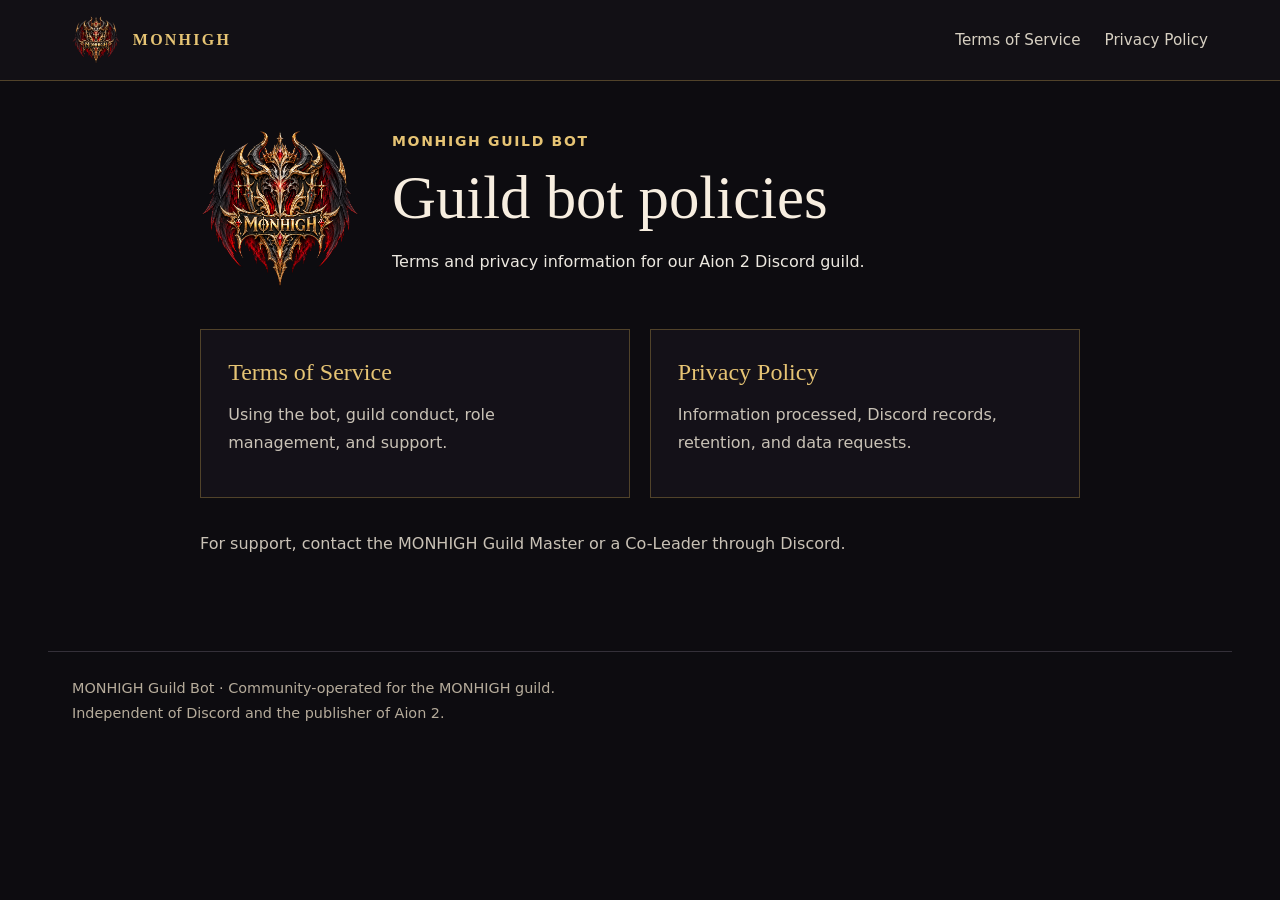
<file: index.html>
<!doctype html>
<html lang="en"><head><meta charset="utf-8"><meta name="viewport" content="width=device-width, initial-scale=1"><meta name="description" content="Guild bot policies for the MONHIGH Guild Bot in the MONHIGH Aion 2 Discord community."><title>Guild bot policies | MONHIGH Guild Bot</title><link rel="icon" type="image/png" href="monhigh-emblem.png"><link rel="stylesheet" href="styles.css"></head><body><a class="skip" href="#main">Skip to content</a><header class="top"><div class="bar"><a class="brand" href="index.html"><img src="monhigh-emblem.png" alt="" width="48" height="48">MONHIGH</a><nav aria-label="Policy pages"><a href="terms.html">Terms of Service</a><a href="privacy.html">Privacy Policy</a></nav></div></header><main id="main" class="home"><div class="homehead"><img class="seal" src="monhigh-emblem.png" alt="MONHIGH guild emblem" width="160" height="160"><div><div class="eyebrow">MONHIGH Guild Bot</div><h1>Guild bot policies</h1><p>Terms and privacy information for our Aion 2 Discord guild.</p></div></div><div class="choices"><a class="choice" href="terms.html"><h2>Terms of Service</h2><p>Using the bot, guild conduct, role management, and support.</p></a><a class="choice" href="privacy.html"><h2>Privacy Policy</h2><p>Information processed, Discord records, retention, and data requests.</p></a></div><p class="contact">For support, contact the MONHIGH Guild Master or a Co-Leader through Discord.</p></main><footer>MONHIGH Guild Bot · Community-operated for the MONHIGH guild.<br>Independent of Discord and the publisher of Aion 2.</footer></body></html>
</file>
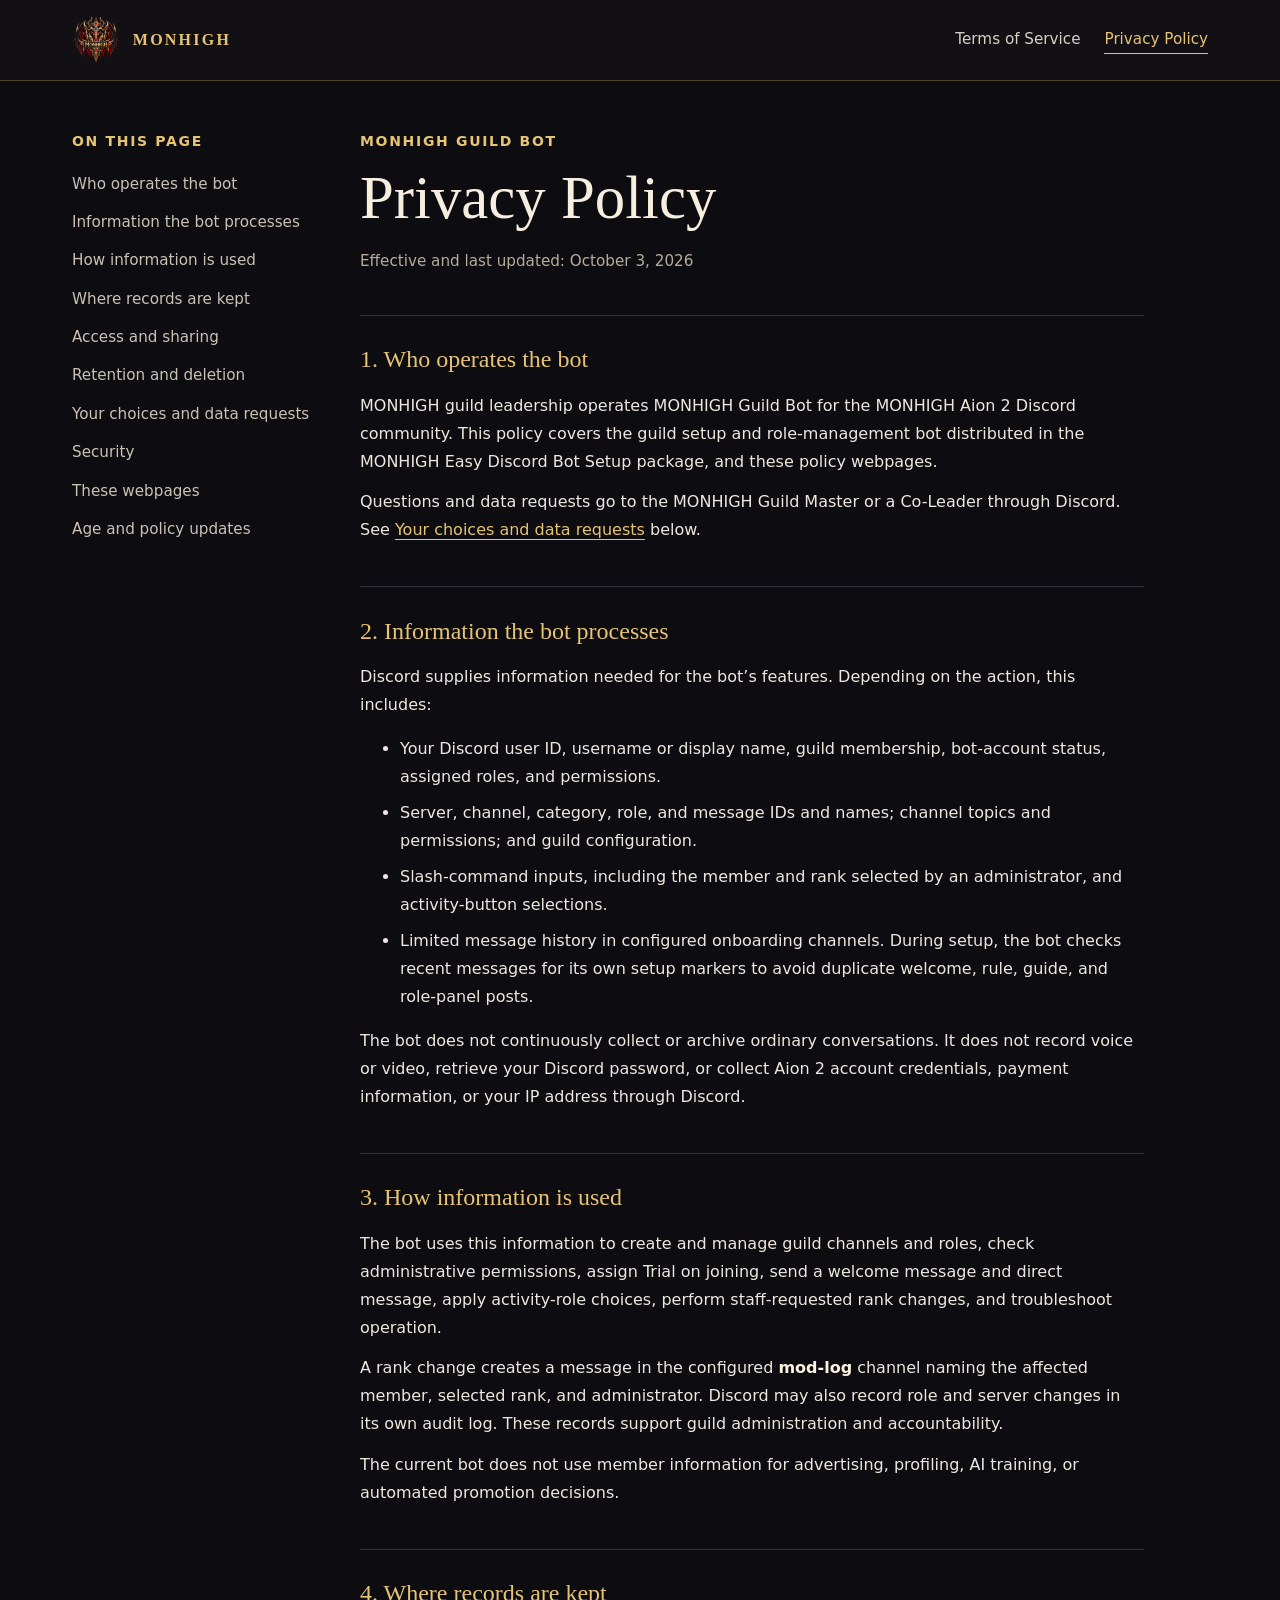
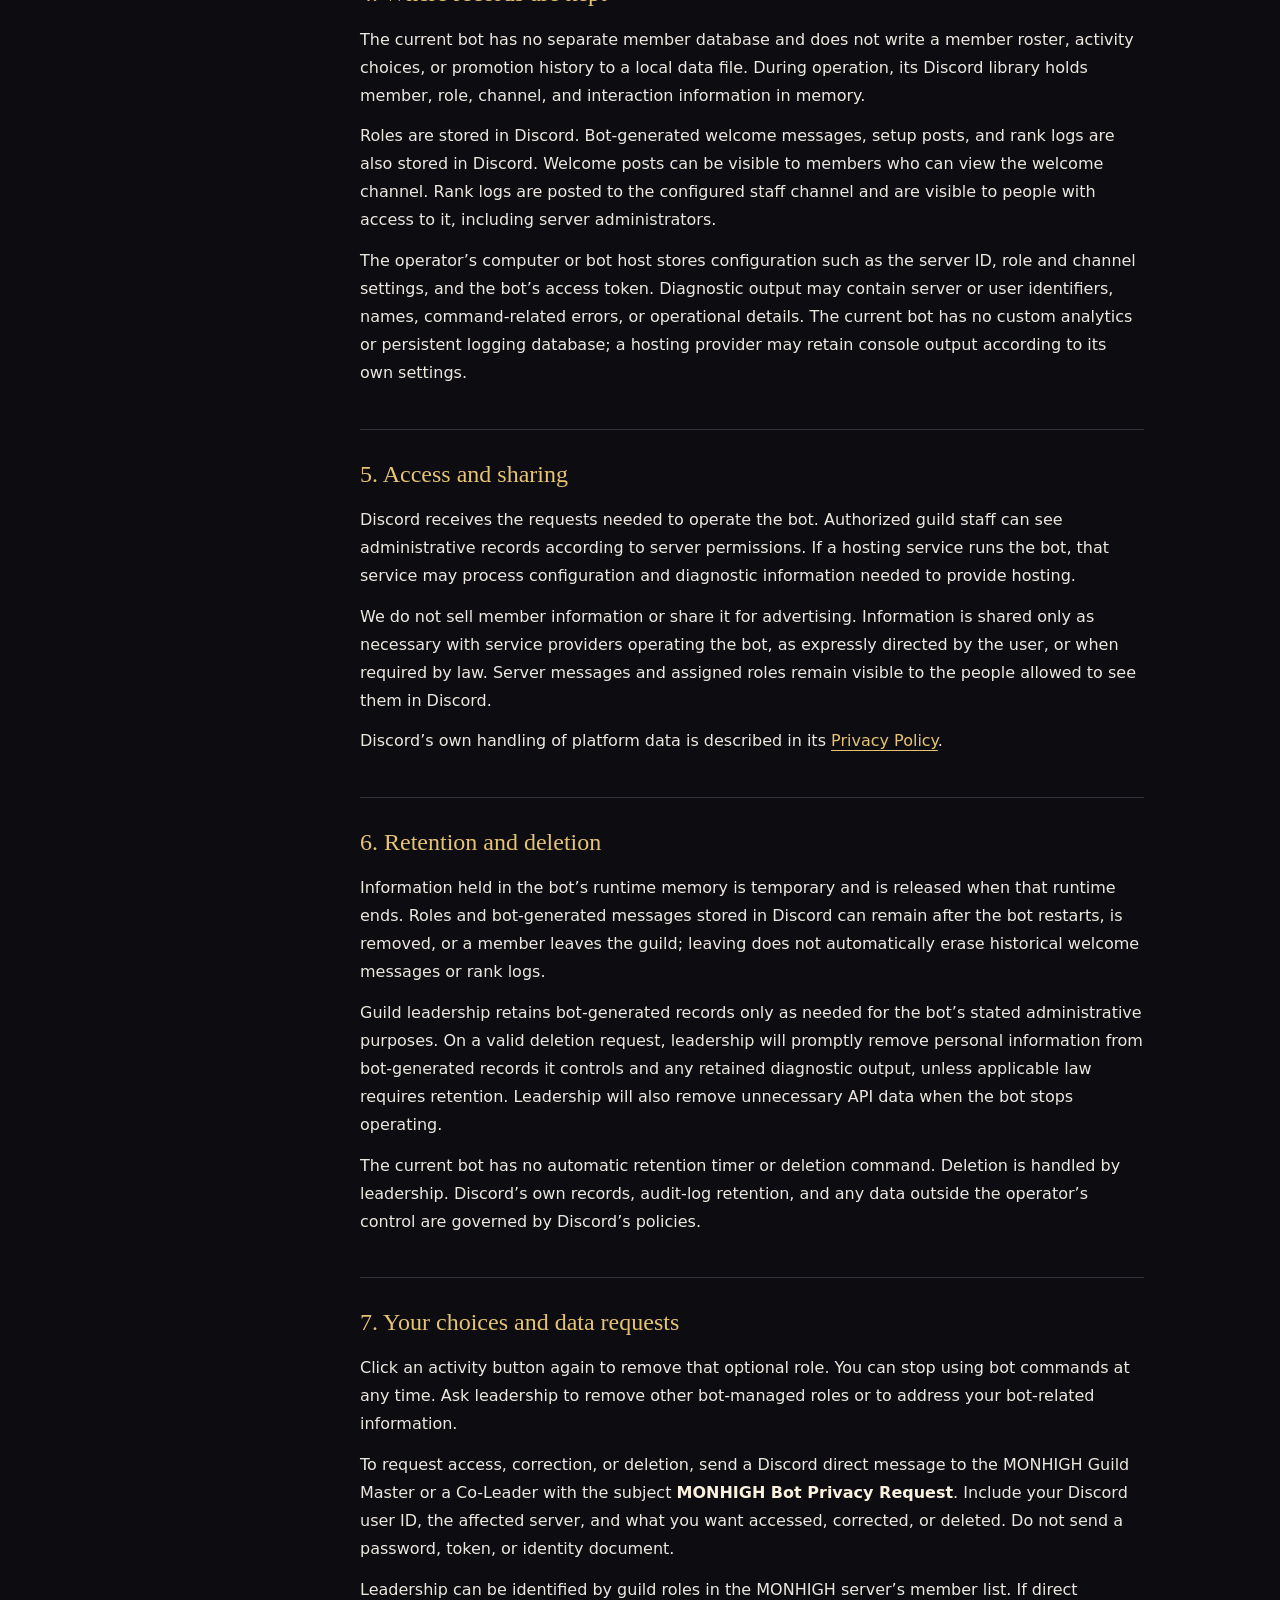
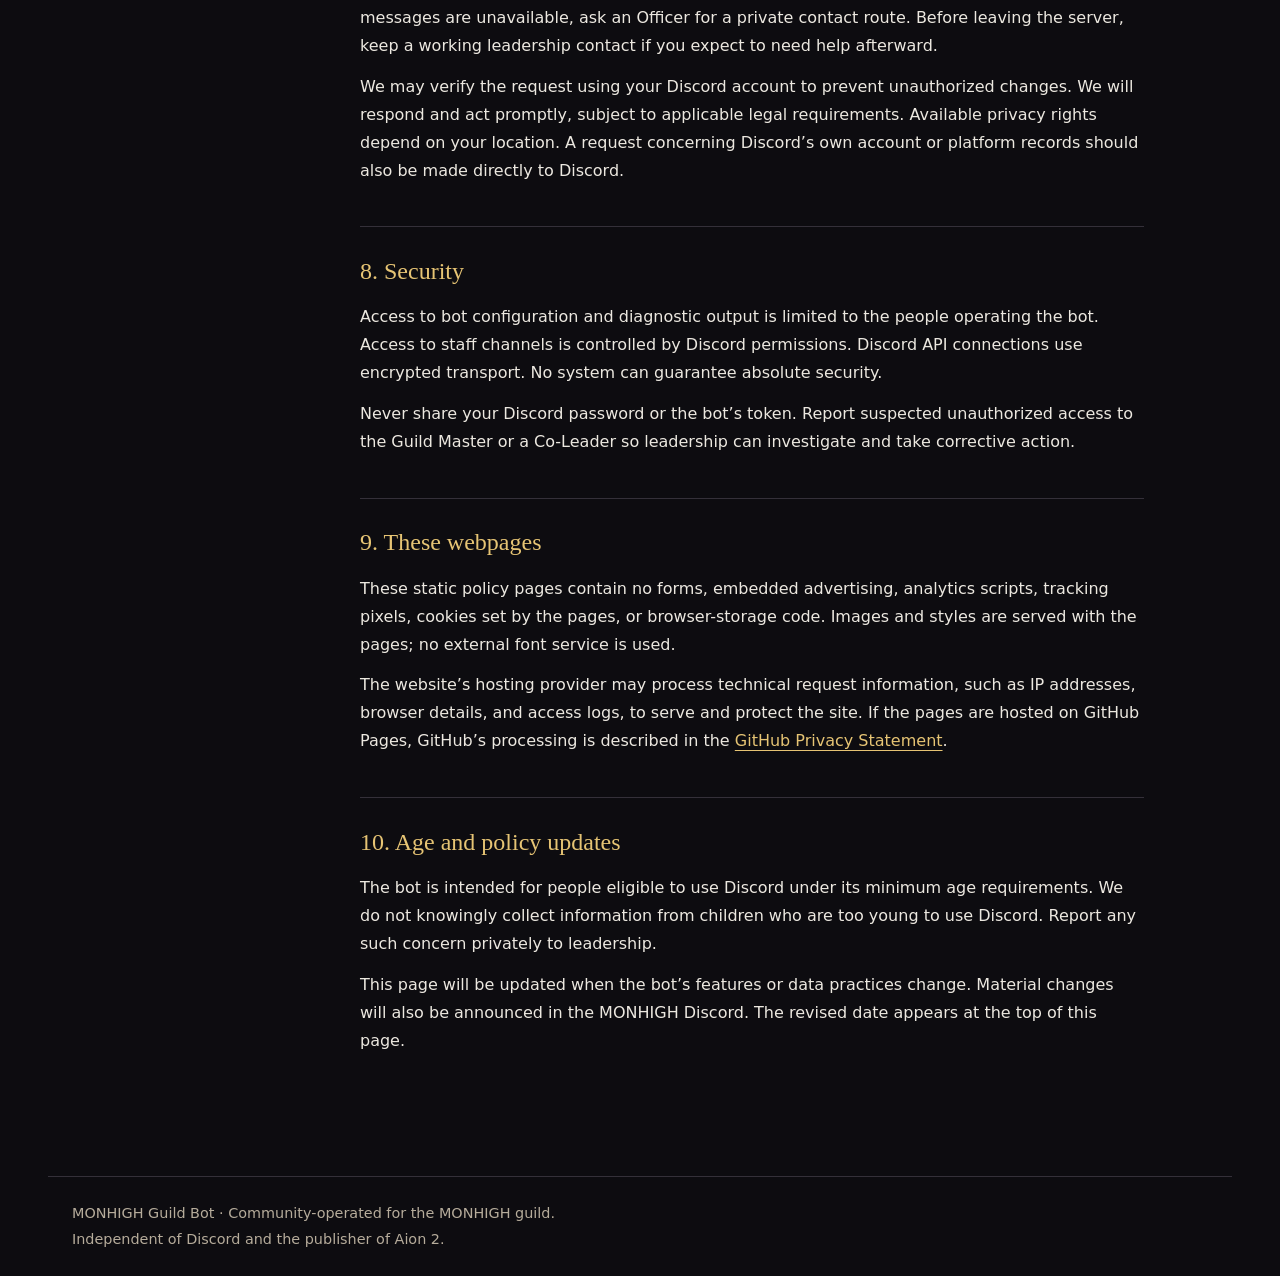
<file: privacy.html>
<!doctype html>
<html lang="en"><head><meta charset="utf-8"><meta name="viewport" content="width=device-width, initial-scale=1"><meta name="description" content="Privacy Policy for the MONHIGH Guild Bot in the MONHIGH Aion 2 Discord community."><title>Privacy Policy | MONHIGH Guild Bot</title><link rel="icon" type="image/png" href="monhigh-emblem.png"><link rel="stylesheet" href="styles.css"></head><body><a class="skip" href="#main">Skip to content</a><header class="top"><div class="bar"><a class="brand" href="index.html"><img src="monhigh-emblem.png" alt="" width="48" height="48">MONHIGH</a><nav aria-label="Policy pages"><a href="terms.html">Terms of Service</a><a href="privacy.html" aria-current="page">Privacy Policy</a></nav></div></header><div class="layout"><aside class="aside" aria-label="On this page"><div class="eyebrow">On this page</div><ul><li><a href="#section-1">Who operates the bot</a></li><li><a href="#section-2">Information the bot processes</a></li><li><a href="#section-3">How information is used</a></li><li><a href="#section-4">Where records are kept</a></li><li><a href="#section-5">Access and sharing</a></li><li><a href="#section-6">Retention and deletion</a></li><li><a href="#section-7">Your choices and data requests</a></li><li><a href="#section-8">Security</a></li><li><a href="#section-9">These webpages</a></li><li><a href="#section-10">Age and policy updates</a></li></ul></aside><main id="main"><article><div class="eyebrow">MONHIGH Guild Bot</div><h1>Privacy Policy</h1><p class="date">Effective and last updated: October 3, 2026</p><section id="section-1"><h2>1. Who operates the bot</h2><p>MONHIGH guild leadership operates MONHIGH Guild Bot for the MONHIGH Aion 2 Discord community. This policy covers the guild setup and role-management bot distributed in the MONHIGH Easy Discord Bot Setup package, and these policy webpages.</p><p>Questions and data requests go to the MONHIGH Guild Master or a Co-Leader through Discord. See <a href="#requests">Your choices and data requests</a> below.</p></section><section id="section-2"><h2>2. Information the bot processes</h2><p>Discord supplies information needed for the bot’s features. Depending on the action, this includes:</p><ul><li>Your Discord user ID, username or display name, guild membership, bot-account status, assigned roles, and permissions.</li><li>Server, channel, category, role, and message IDs and names; channel topics and permissions; and guild configuration.</li><li>Slash-command inputs, including the member and rank selected by an administrator, and activity-button selections.</li><li>Limited message history in configured onboarding channels. During setup, the bot checks recent messages for its own setup markers to avoid duplicate welcome, rule, guide, and role-panel posts.</li></ul><p>The bot does not continuously collect or archive ordinary conversations. It does not record voice or video, retrieve your Discord password, or collect Aion 2 account credentials, payment information, or your IP address through Discord.</p></section><section id="section-3"><h2>3. How information is used</h2><p>The bot uses this information to create and manage guild channels and roles, check administrative permissions, assign Trial on joining, send a welcome message and direct message, apply activity-role choices, perform staff-requested rank changes, and troubleshoot operation.</p><p>A rank change creates a message in the configured <strong>mod-log</strong> channel naming the affected member, selected rank, and administrator. Discord may also record role and server changes in its own audit log. These records support guild administration and accountability.</p><p>The current bot does not use member information for advertising, profiling, AI training, or automated promotion decisions.</p></section><section id="section-4"><h2>4. Where records are kept</h2><p>The current bot has no separate member database and does not write a member roster, activity choices, or promotion history to a local data file. During operation, its Discord library holds member, role, channel, and interaction information in memory.</p><p>Roles are stored in Discord. Bot-generated welcome messages, setup posts, and rank logs are also stored in Discord. Welcome posts can be visible to members who can view the welcome channel. Rank logs are posted to the configured staff channel and are visible to people with access to it, including server administrators.</p><p>The operator’s computer or bot host stores configuration such as the server ID, role and channel settings, and the bot’s access token. Diagnostic output may contain server or user identifiers, names, command-related errors, or operational details. The current bot has no custom analytics or persistent logging database; a hosting provider may retain console output according to its own settings.</p></section><section id="section-5"><h2>5. Access and sharing</h2><p>Discord receives the requests needed to operate the bot. Authorized guild staff can see administrative records according to server permissions. If a hosting service runs the bot, that service may process configuration and diagnostic information needed to provide hosting.</p><p>We do not sell member information or share it for advertising. Information is shared only as necessary with service providers operating the bot, as expressly directed by the user, or when required by law. Server messages and assigned roles remain visible to the people allowed to see them in Discord.</p><p>Discord’s own handling of platform data is described in its <a href="https://discord.com/privacy" target="_blank" rel="noopener noreferrer">Privacy Policy</a>.</p></section><section id="section-6"><h2>6. Retention and deletion</h2><p>Information held in the bot’s runtime memory is temporary and is released when that runtime ends. Roles and bot-generated messages stored in Discord can remain after the bot restarts, is removed, or a member leaves the guild; leaving does not automatically erase historical welcome messages or rank logs.</p><p>Guild leadership retains bot-generated records only as needed for the bot’s stated administrative purposes. On a valid deletion request, leadership will promptly remove personal information from bot-generated records it controls and any retained diagnostic output, unless applicable law requires retention. Leadership will also remove unnecessary API data when the bot stops operating.</p><p>The current bot has no automatic retention timer or deletion command. Deletion is handled by leadership. Discord’s own records, audit-log retention, and any data outside the operator’s control are governed by Discord’s policies.</p></section><section id="section-7"><h2>7. Your choices and data requests</h2><p id="requests">Click an activity button again to remove that optional role. You can stop using bot commands at any time. Ask leadership to remove other bot-managed roles or to address your bot-related information.</p><p>To request access, correction, or deletion, send a Discord direct message to the MONHIGH Guild Master or a Co-Leader with the subject <strong>MONHIGH Bot Privacy Request</strong>. Include your Discord user ID, the affected server, and what you want accessed, corrected, or deleted. Do not send a password, token, or identity document.</p><p>Leadership can be identified by guild roles in the MONHIGH server’s member list. If direct messages are unavailable, ask an Officer for a private contact route. Before leaving the server, keep a working leadership contact if you expect to need help afterward.</p><p>We may verify the request using your Discord account to prevent unauthorized changes. We will respond and act promptly, subject to applicable legal requirements. Available privacy rights depend on your location. A request concerning Discord’s own account or platform records should also be made directly to Discord.</p></section><section id="section-8"><h2>8. Security</h2><p>Access to bot configuration and diagnostic output is limited to the people operating the bot. Access to staff channels is controlled by Discord permissions. Discord API connections use encrypted transport. No system can guarantee absolute security.</p><p>Never share your Discord password or the bot’s token. Report suspected unauthorized access to the Guild Master or a Co-Leader so leadership can investigate and take corrective action.</p></section><section id="section-9"><h2>9. These webpages</h2><p>These static policy pages contain no forms, embedded advertising, analytics scripts, tracking pixels, cookies set by the pages, or browser-storage code. Images and styles are served with the pages; no external font service is used.</p><p>The website’s hosting provider may process technical request information, such as IP addresses, browser details, and access logs, to serve and protect the site. If the pages are hosted on GitHub Pages, GitHub’s processing is described in the <a href="https://docs.github.com/en/site-policy/privacy-policies/github-general-privacy-statement" target="_blank" rel="noopener noreferrer">GitHub Privacy Statement</a>.</p></section><section id="section-10"><h2>10. Age and policy updates</h2><p>The bot is intended for people eligible to use Discord under its minimum age requirements. We do not knowingly collect information from children who are too young to use Discord. Report any such concern privately to leadership.</p><p>This page will be updated when the bot’s features or data practices change. Material changes will also be announced in the MONHIGH Discord. The revised date appears at the top of this page.</p></section></article></main></div><footer>MONHIGH Guild Bot · Community-operated for the MONHIGH guild.<br>Independent of Discord and the publisher of Aion 2.</footer></body></html>
</file>
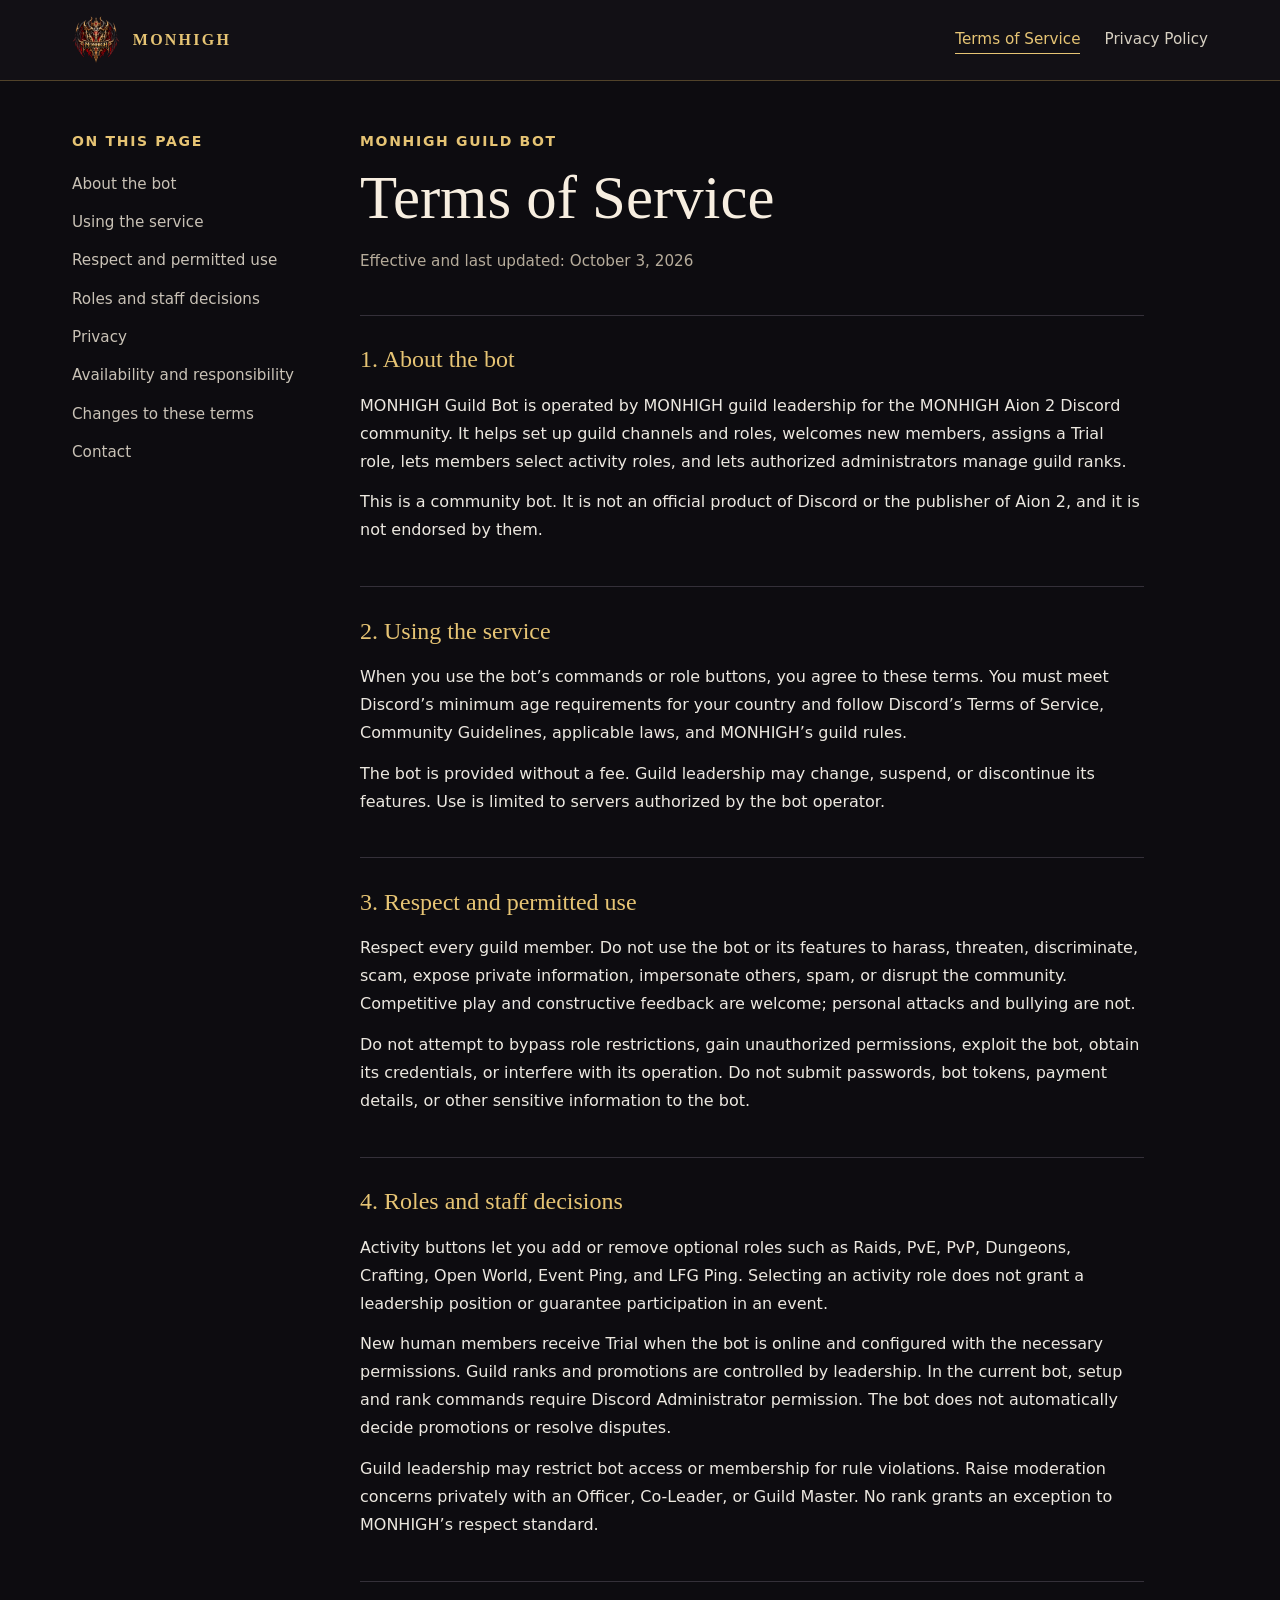
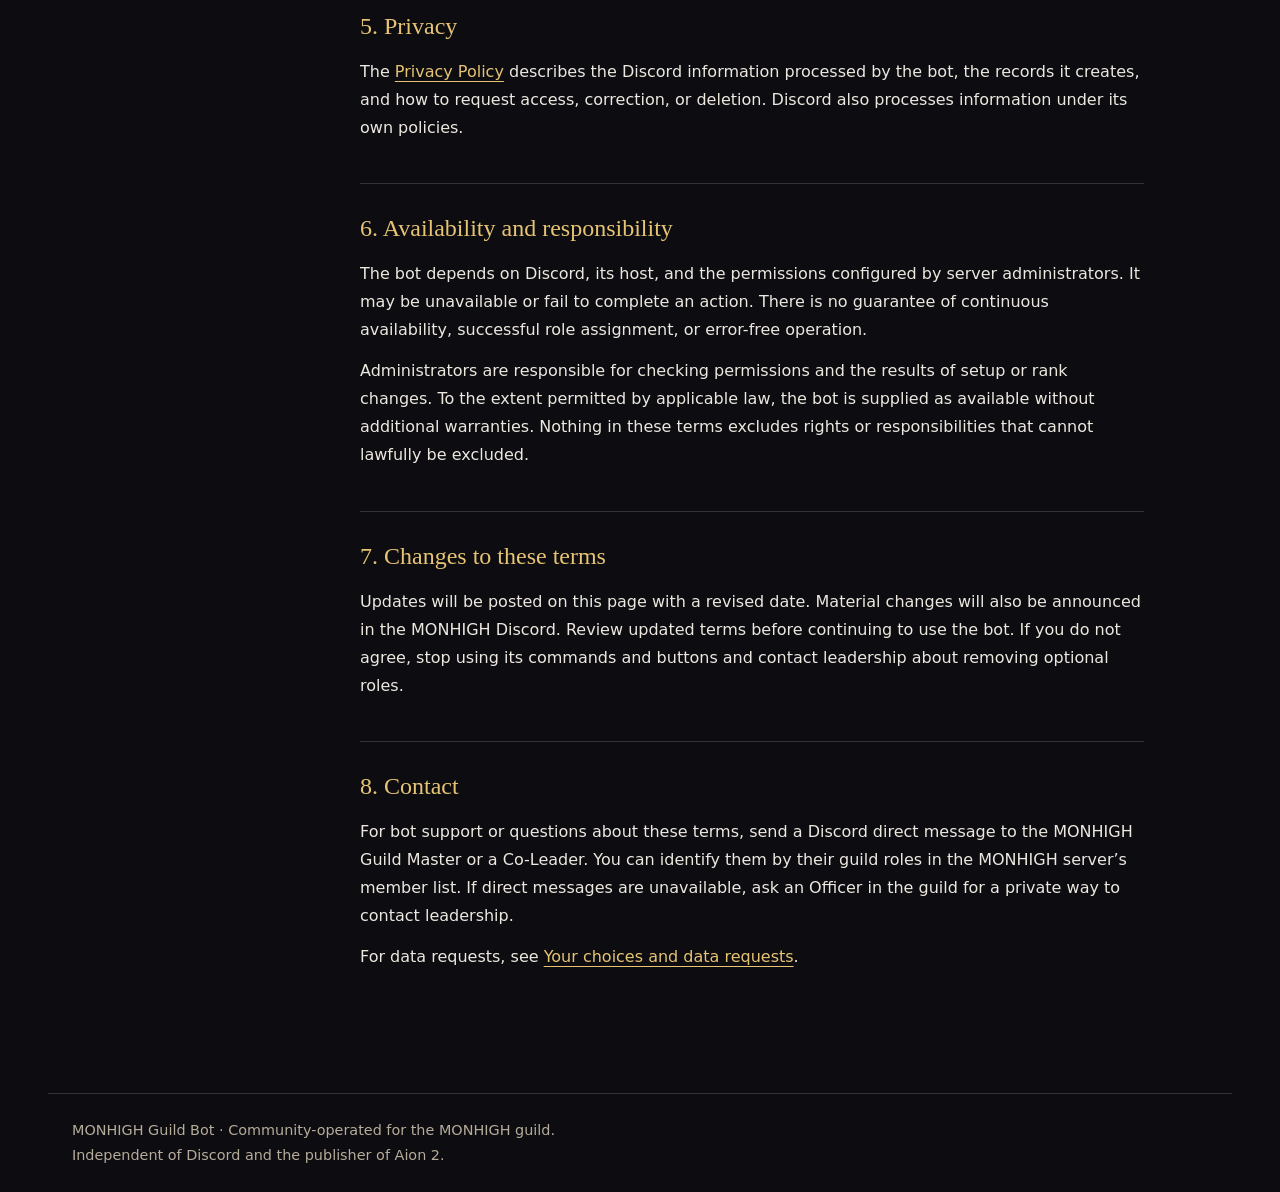
<file: terms.html>
<!doctype html>
<html lang="en"><head><meta charset="utf-8"><meta name="viewport" content="width=device-width, initial-scale=1"><meta name="description" content="Terms of Service for the MONHIGH Guild Bot in the MONHIGH Aion 2 Discord community."><title>Terms of Service | MONHIGH Guild Bot</title><link rel="icon" type="image/png" href="monhigh-emblem.png"><link rel="stylesheet" href="styles.css"></head><body><a class="skip" href="#main">Skip to content</a><header class="top"><div class="bar"><a class="brand" href="index.html"><img src="monhigh-emblem.png" alt="" width="48" height="48">MONHIGH</a><nav aria-label="Policy pages"><a href="terms.html" aria-current="page">Terms of Service</a><a href="privacy.html">Privacy Policy</a></nav></div></header><div class="layout"><aside class="aside" aria-label="On this page"><div class="eyebrow">On this page</div><ul><li><a href="#section-1">About the bot</a></li><li><a href="#section-2">Using the service</a></li><li><a href="#section-3">Respect and permitted use</a></li><li><a href="#section-4">Roles and staff decisions</a></li><li><a href="#section-5">Privacy</a></li><li><a href="#section-6">Availability and responsibility</a></li><li><a href="#section-7">Changes to these terms</a></li><li><a href="#section-8">Contact</a></li></ul></aside><main id="main"><article><div class="eyebrow">MONHIGH Guild Bot</div><h1>Terms of Service</h1><p class="date">Effective and last updated: October 3, 2026</p><section id="section-1"><h2>1. About the bot</h2><p>MONHIGH Guild Bot is operated by MONHIGH guild leadership for the MONHIGH Aion 2 Discord community. It helps set up guild channels and roles, welcomes new members, assigns a Trial role, lets members select activity roles, and lets authorized administrators manage guild ranks.</p><p>This is a community bot. It is not an official product of Discord or the publisher of Aion 2, and it is not endorsed by them.</p></section><section id="section-2"><h2>2. Using the service</h2><p>When you use the bot’s commands or role buttons, you agree to these terms. You must meet Discord’s minimum age requirements for your country and follow Discord’s Terms of Service, Community Guidelines, applicable laws, and MONHIGH’s guild rules.</p><p>The bot is provided without a fee. Guild leadership may change, suspend, or discontinue its features. Use is limited to servers authorized by the bot operator.</p></section><section id="section-3"><h2>3. Respect and permitted use</h2><p>Respect every guild member. Do not use the bot or its features to harass, threaten, discriminate, scam, expose private information, impersonate others, spam, or disrupt the community. Competitive play and constructive feedback are welcome; personal attacks and bullying are not.</p><p>Do not attempt to bypass role restrictions, gain unauthorized permissions, exploit the bot, obtain its credentials, or interfere with its operation. Do not submit passwords, bot tokens, payment details, or other sensitive information to the bot.</p></section><section id="section-4"><h2>4. Roles and staff decisions</h2><p>Activity buttons let you add or remove optional roles such as Raids, PvE, PvP, Dungeons, Crafting, Open World, Event Ping, and LFG Ping. Selecting an activity role does not grant a leadership position or guarantee participation in an event.</p><p>New human members receive Trial when the bot is online and configured with the necessary permissions. Guild ranks and promotions are controlled by leadership. In the current bot, setup and rank commands require Discord Administrator permission. The bot does not automatically decide promotions or resolve disputes.</p><p>Guild leadership may restrict bot access or membership for rule violations. Raise moderation concerns privately with an Officer, Co-Leader, or Guild Master. No rank grants an exception to MONHIGH’s respect standard.</p></section><section id="section-5"><h2>5. Privacy</h2><p>The <a href="privacy.html">Privacy Policy</a> describes the Discord information processed by the bot, the records it creates, and how to request access, correction, or deletion. Discord also processes information under its own policies.</p></section><section id="section-6"><h2>6. Availability and responsibility</h2><p>The bot depends on Discord, its host, and the permissions configured by server administrators. It may be unavailable or fail to complete an action. There is no guarantee of continuous availability, successful role assignment, or error-free operation.</p><p>Administrators are responsible for checking permissions and the results of setup or rank changes. To the extent permitted by applicable law, the bot is supplied as available without additional warranties. Nothing in these terms excludes rights or responsibilities that cannot lawfully be excluded.</p></section><section id="section-7"><h2>7. Changes to these terms</h2><p>Updates will be posted on this page with a revised date. Material changes will also be announced in the MONHIGH Discord. Review updated terms before continuing to use the bot. If you do not agree, stop using its commands and buttons and contact leadership about removing optional roles.</p></section><section id="section-8"><h2>8. Contact</h2><p>For bot support or questions about these terms, send a Discord direct message to the MONHIGH Guild Master or a Co-Leader. You can identify them by their guild roles in the MONHIGH server’s member list. If direct messages are unavailable, ask an Officer in the guild for a private way to contact leadership.</p><p>For data requests, see <a href="privacy.html#requests">Your choices and data requests</a>.</p></section></article></main></div><footer>MONHIGH Guild Bot · Community-operated for the MONHIGH guild.<br>Independent of Discord and the publisher of Aion 2.</footer></body></html>
</file>
<file: styles.css>
*{box-sizing:border-box}html{color-scheme:dark;scroll-behavior:smooth}body{margin:0;background:#0d0c10;color:#ece8e0;font:1rem/1.75 system-ui,-apple-system,BlinkMacSystemFont,"Segoe UI",sans-serif}a{color:#e6c474;text-underline-offset:.22em}a:hover{color:#fff0bf}a:focus-visible{outline:3px solid #e6c474;outline-offset:5px}.skip{position:absolute;left:1rem;top:-6rem;background:#17151b;padding:.6rem 1rem;z-index:2}.skip:focus{top:1rem}.top{border-bottom:1px solid #51432a;background:#121015}.bar{max-width:74rem;margin:auto;padding:1rem 1.5rem;display:flex;align-items:center;justify-content:space-between;gap:1rem;flex-wrap:wrap}.brand{font-family:Georgia,serif;font-weight:bold;letter-spacing:.14em;text-decoration:none;color:#e6c474;display:flex;align-items:center;gap:.8rem}.brand img{width:3rem;height:3rem;object-fit:contain}nav{display:flex;gap:1.5rem;flex-wrap:wrap}nav a{font-size:.95rem;text-decoration:none;color:#d7d0c2}nav a[aria-current=page]{color:#e6c474;border-bottom:1px solid #e6c474}.layout{max-width:74rem;margin:auto;padding:3rem 1.5rem 5rem;display:grid;grid-template-columns:15rem minmax(0,1fr);gap:3rem}.aside{align-self:start;position:sticky;top:2rem}.eyebrow{font-size:.875rem;font-weight:650;letter-spacing:.12em;color:#e6c474;text-transform:uppercase}.aside ul{list-style:none;padding:0;margin:1rem 0}.aside li{margin:.65rem 0}.aside a{font-size:.95rem;color:#c9c2b6;text-decoration:none}.aside a:hover{color:#e6c474}article{max-width:49rem}h1{font-family:Georgia,serif;font-weight:400;font-size:clamp(2.3rem,5vw,3.8rem);line-height:1.12;margin:.65rem 0 1rem;color:#f7eee0;overflow-wrap:anywhere}.date{color:#b6ac9b;font-size:.95rem;margin-bottom:2.5rem}h2{font-family:Georgia,serif;font-size:1.5rem;line-height:1.3;color:#e6c474;font-weight:400;margin:0 0 1rem}section{padding:1.8rem 0;border-top:1px solid #343039;scroll-margin-top:1rem}p{margin:.8rem 0}li{margin:.5rem 0}strong{color:#faf2df}footer{border-top:1px solid #343039;max-width:74rem;margin:auto;padding:1.5rem;color:#b6ac9b;font-size:.9rem}.home{max-width:58rem;margin:auto;padding:3rem 1.5rem 5rem}.homehead{display:flex;gap:2rem;align-items:center;margin-bottom:2.5rem}.seal{width:10rem;height:10rem;object-fit:contain}.choices{display:grid;grid-template-columns:repeat(2,minmax(0,1fr));gap:1.2rem}.choice{display:block;padding:1.7rem;border:1px solid #51432a;background:#141118;text-decoration:none}.choice h2{margin-bottom:.7rem}.choice p{color:#c9c2b6}.contact{margin-top:2rem;color:#c9c2b6}@media(max-width:800px){.layout{grid-template-columns:1fr;gap:1.5rem;padding-top:2rem}.aside{position:static;border-bottom:1px solid #343039;padding-bottom:1rem}.aside ul{display:flex;flex-wrap:wrap;gap:.4rem 1.1rem}.aside li{margin:0}.homehead{align-items:flex-start}.seal{width:6rem;height:6rem}}@media(max-width:500px){.bar{padding:1rem}.layout,.home{padding-left:1rem;padding-right:1rem}.choices{grid-template-columns:1fr}.homehead{display:block}.seal{margin-bottom:1rem}nav{gap:1rem}}@media(prefers-reduced-motion:reduce){html{scroll-behavior:auto}}@media print{body{background:white;color:black;font-size:11pt}.top,.aside,.skip{display:none}.layout{display:block;padding:0}article{max-width:none}h1,h2,strong,a{color:black}section{break-inside:avoid;border-color:#ccc}footer{color:#555}.date{color:#555}}
</file>
